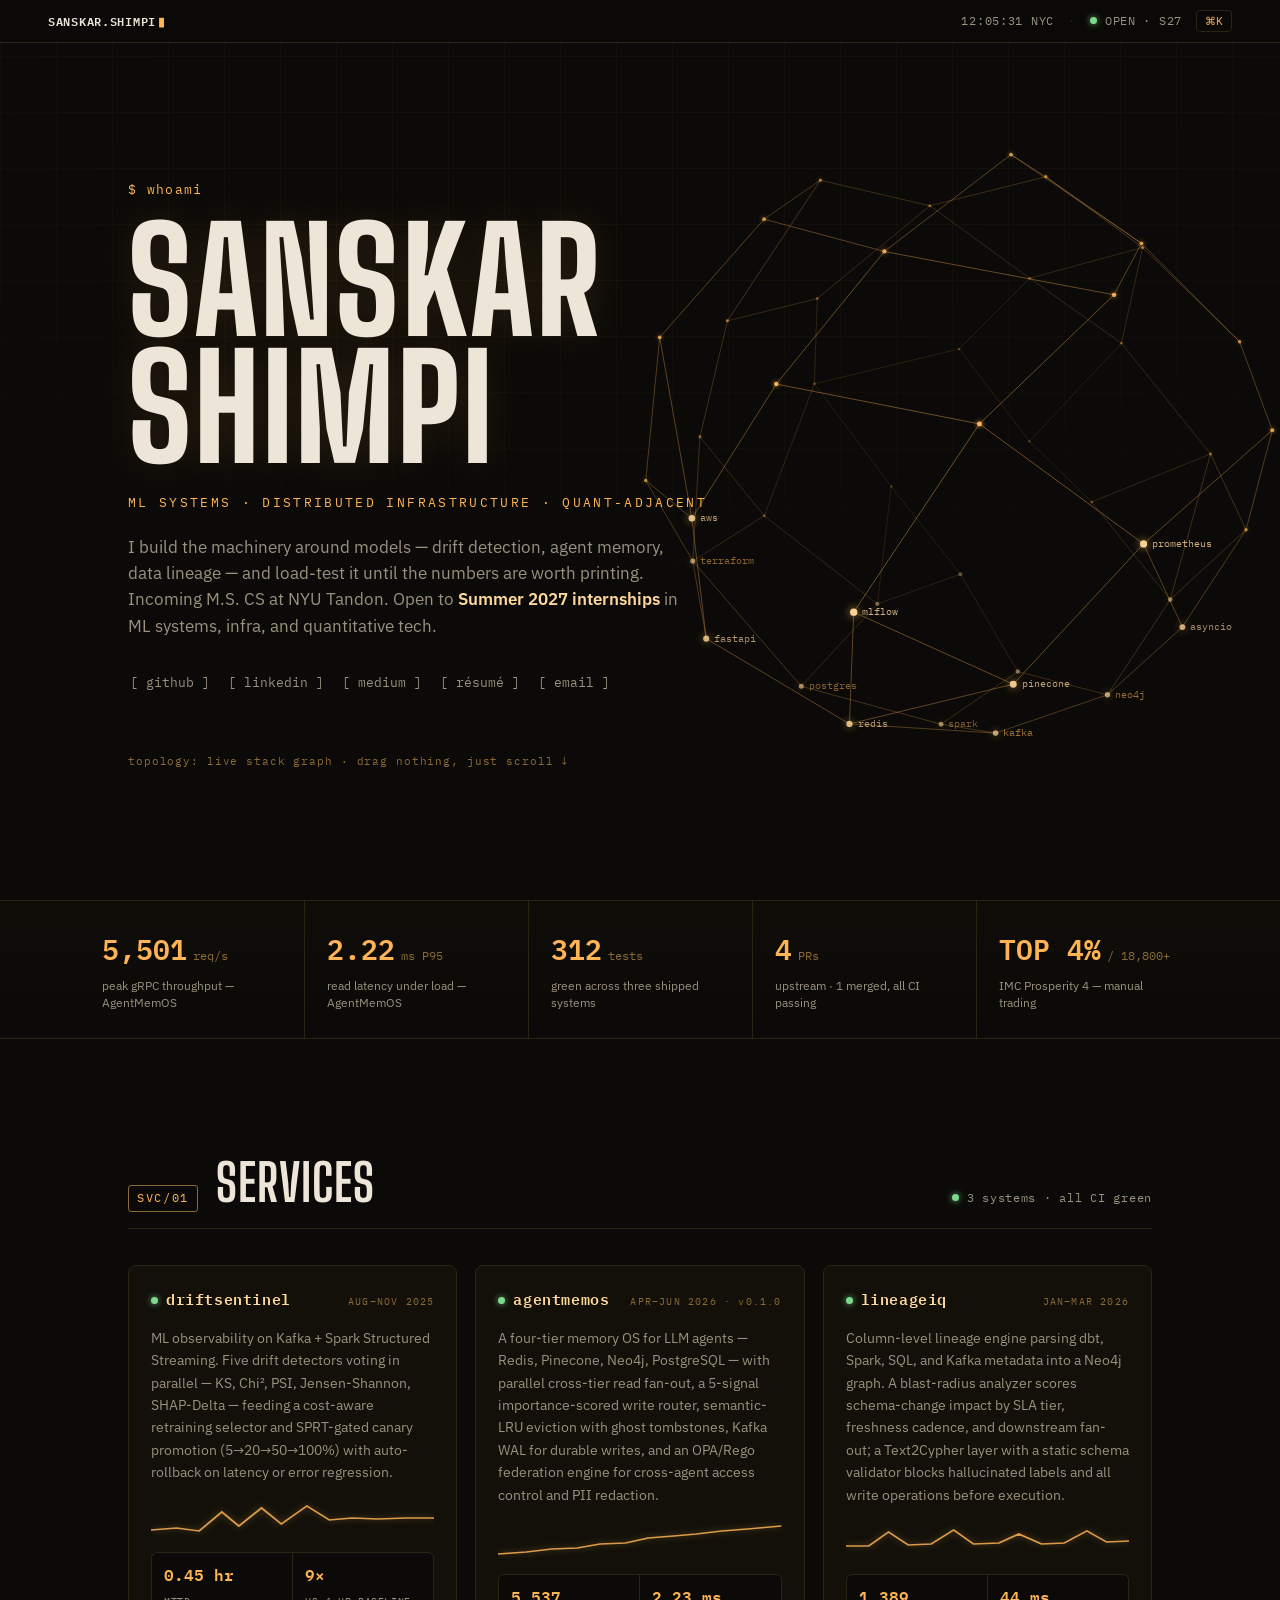
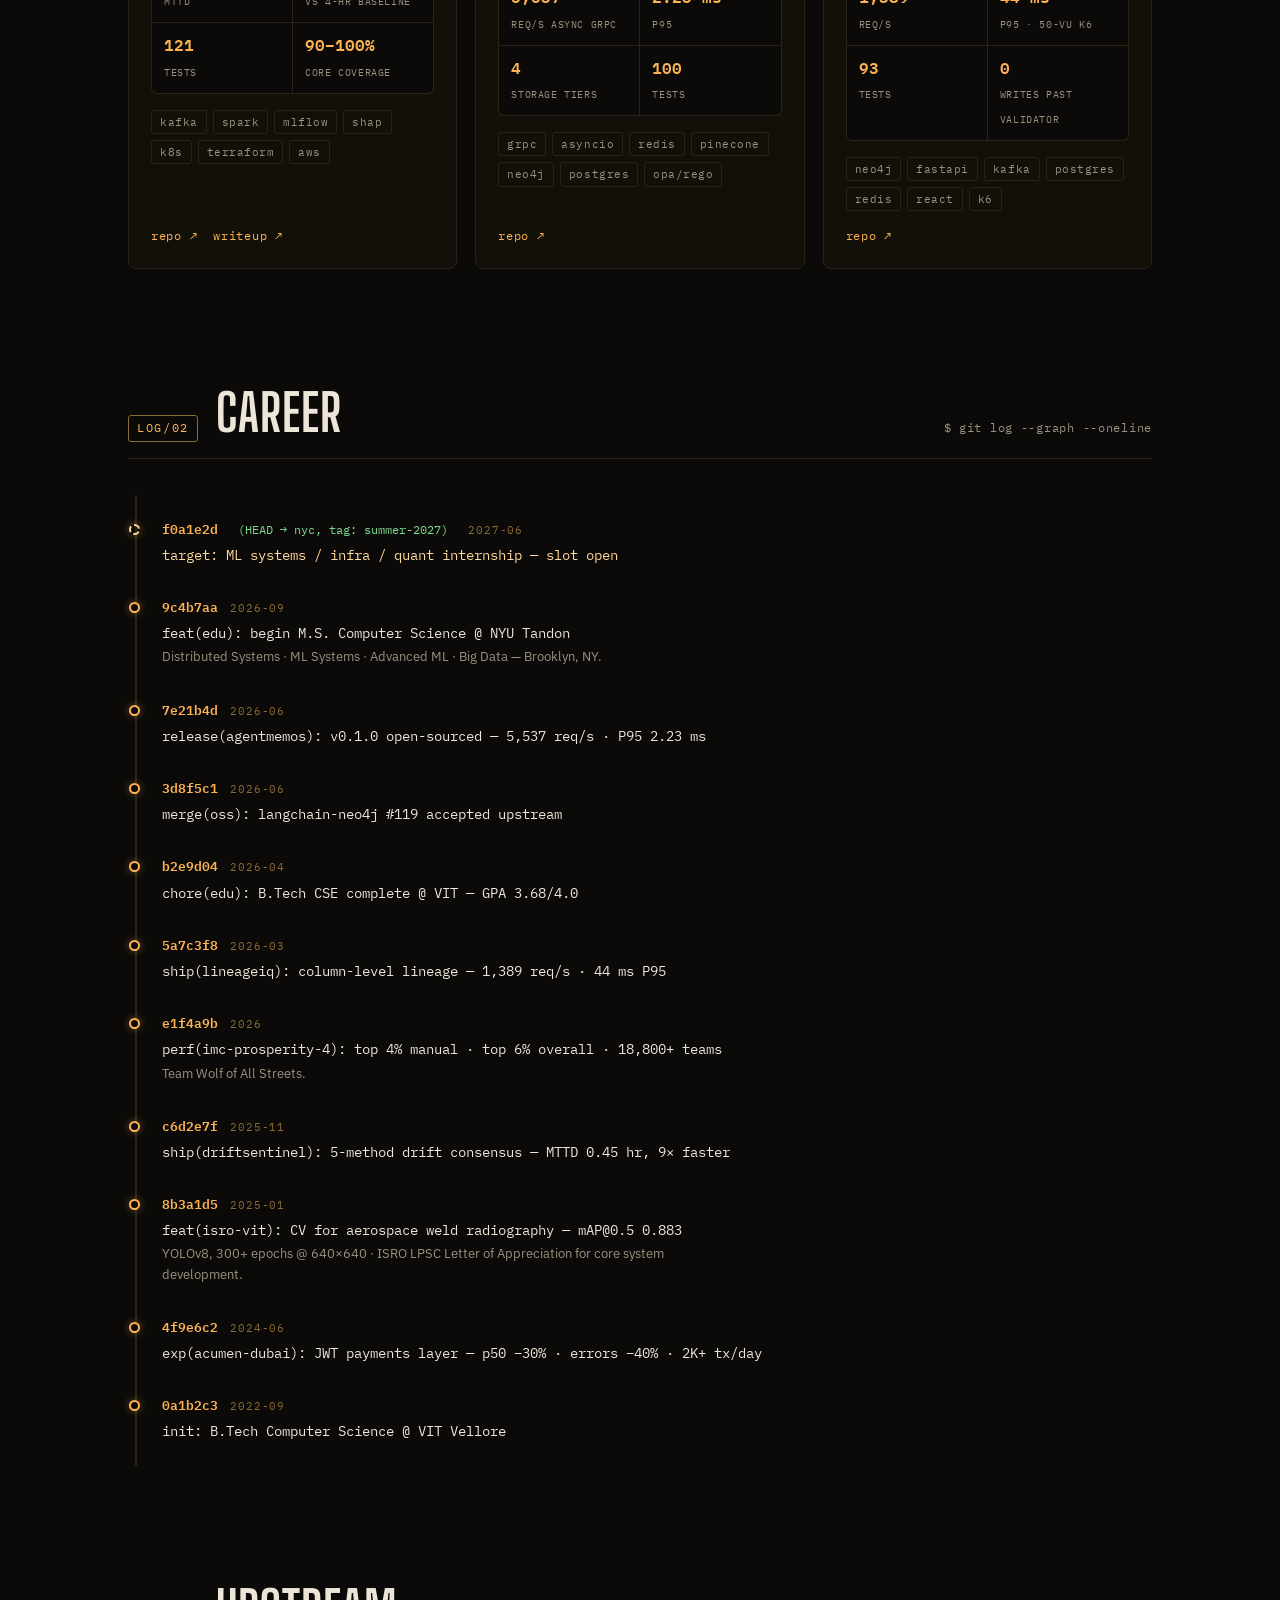
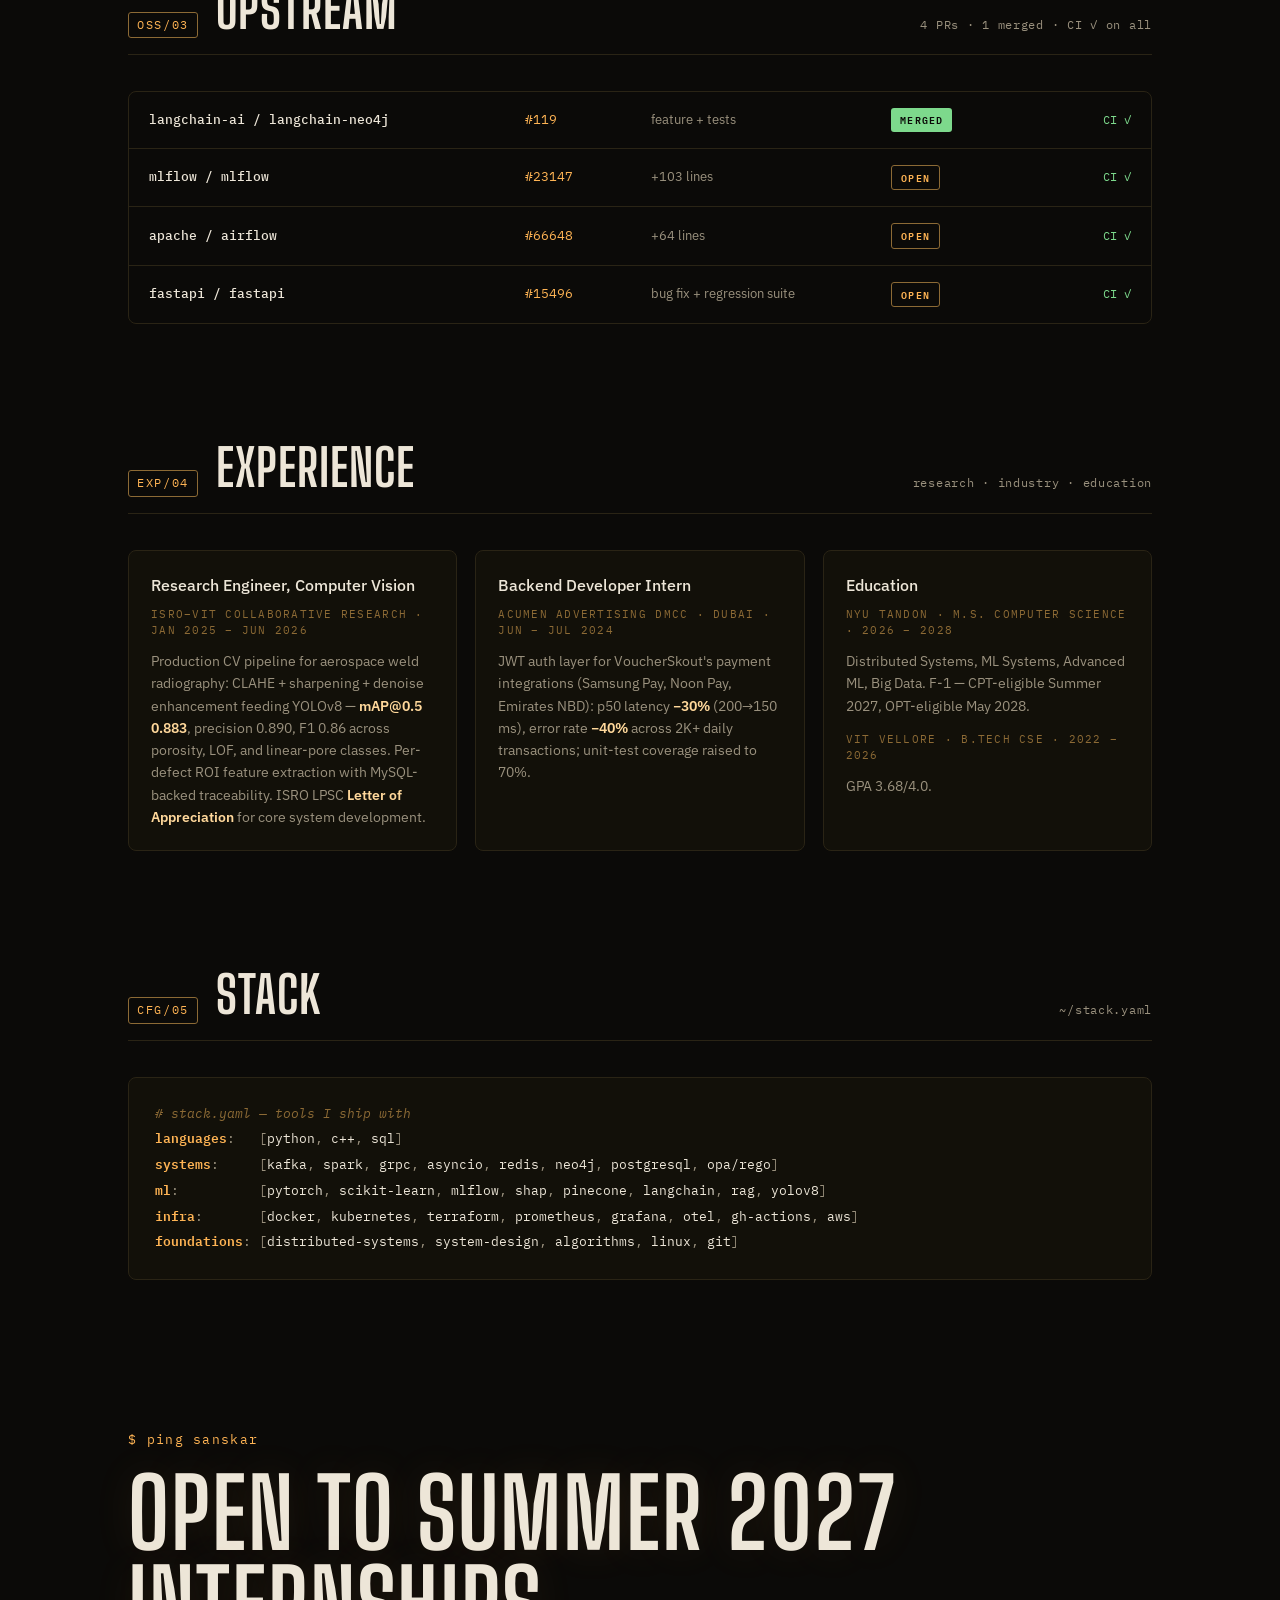
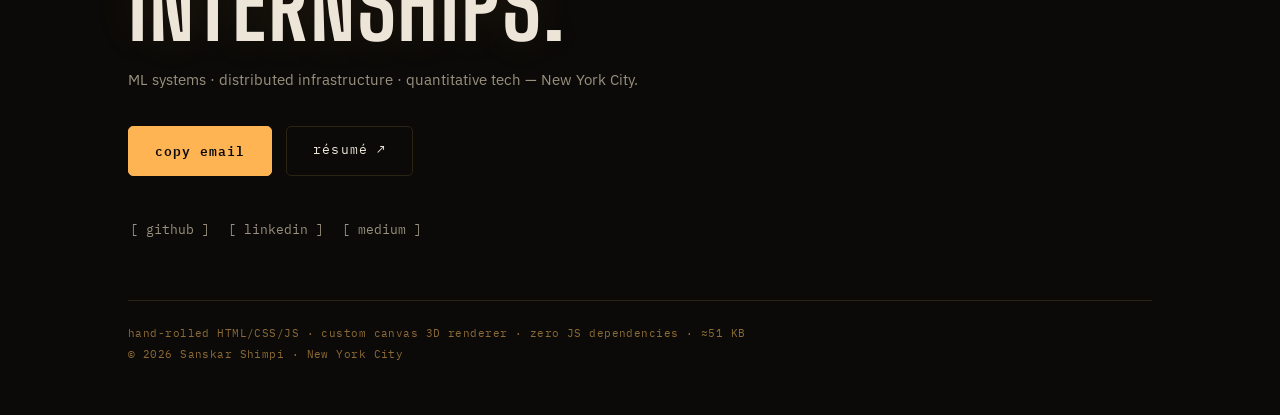
<file: index.html>
<!DOCTYPE html>
<html lang="en">
<head>
<meta charset="UTF-8" />
<meta name="viewport" content="width=device-width, initial-scale=1.0" />
<title>Sanskar Shimpi — ML Systems & Distributed Infrastructure</title>
<meta name="description" content="ML systems and distributed infrastructure engineer. MSCS @ NYU Tandon. Builder of DriftSentinel, AgentMemOS, LineageIQ. Open to Summer 2027 internships." />
<meta name="theme-color" content="#0B0A08" />
<meta property="og:title" content="Sanskar Shimpi — ML Systems & Distributed Infrastructure" />
<meta property="og:description" content="5,537 req/s gRPC data plane · 0.45-hr drift MTTD · 314 tests across three shipped systems · merged upstream in LangChain-Neo4j." />
<meta property="og:type" content="website" />
<link rel="icon" href="data:image/svg+xml,%3Csvg xmlns='http://www.w3.org/2000/svg' viewBox='0 0 32 32'%3E%3Crect width='32' height='32' fill='%230B0A08'/%3E%3Ccircle cx='16' cy='16' r='6' fill='none' stroke='%23FFB454' stroke-width='2'/%3E%3Ccircle cx='16' cy='16' r='2' fill='%23FFB454'/%3E%3C/svg%3E" />
<link rel="preconnect" href="https://fonts.googleapis.com" />
<link rel="preconnect" href="https://fonts.gstatic.com" crossorigin />
<link href="https://fonts.googleapis.com/css2?family=Big+Shoulders+Display:wght@600;700;800&family=IBM+Plex+Mono:wght@400;500;600&family=IBM+Plex+Sans:wght@400;500&display=swap" rel="stylesheet" />
<link rel="stylesheet" href="styles.css" />
</head>
<body>

<!-- ======================= STATUS BAR ======================= -->
<header class="statusbar" role="banner">
  <a class="brand" href="#top" aria-label="Back to top">SANSKAR.SHIMPI<span class="cursor" aria-hidden="true">▮</span></a>
  <div class="statusbar-right">
    <span class="sb-item sb-clock"><span id="clock">--:--:--</span> NYC</span>
    <span class="sb-sep" aria-hidden="true">·</span>
    <span class="sb-item"><i class="led led-ok" aria-hidden="true"></i>OPEN · S27</span>
    <button class="sb-item sb-kbd" id="palette-btn" aria-haspopup="dialog" aria-controls="palette">⌘K</button>
  </div>
</header>

<main id="top">

<!-- ======================= HERO ======================= -->
<section class="hero" id="hero" aria-label="Introduction">
  <canvas id="topology" aria-hidden="true"></canvas>
  <div class="hero-inner">
    <p class="eyebrow mono rv">$ whoami</p>
    <h1 class="rv">SANSKAR<br/>SHIMPI</h1>
    <p class="role mono rv">ML SYSTEMS · DISTRIBUTED INFRASTRUCTURE · QUANT-ADJACENT</p>
    <p class="lede rv">I build the machinery around models — drift detection, agent memory, data lineage — and load-test it until the numbers are worth printing. Incoming M.S. CS at NYU Tandon. Open to <strong>Summer 2027 internships</strong> in ML systems, infra, and quantitative tech.</p>
    <nav class="bracket-links rv" aria-label="Profiles">
      <a href="https://github.com/Sanskar121543" target="_blank" rel="noopener">[ github ]</a>
      <a href="https://linkedin.com/in/sanskar0153" target="_blank" rel="noopener">[ linkedin ]</a>
      <a href="https://medium.com/@sanskar.shimpi" target="_blank" rel="noopener">[ medium ]</a>
      <a href="assets/Sanskar_Shimpi_Resume.pdf" target="_blank" rel="noopener">[ résumé ]</a>
      <a href="mailto:sanskar.shimpi@gmail.com">[ email ]</a>
    </nav>
    <p class="hero-hint mono rv">topology: live stack graph · drag nothing, just scroll ↓</p>
  </div>
</section>

<!-- ======================= TELEMETRY ======================= -->
<section class="telemetry" aria-label="Headline metrics">
  <div class="tele-grid">
    <div class="tele rv">
      <div class="tele-v"><span class="count" data-target="5537" data-sep="1">5,537</span><i>req/s</i></div>
      <div class="tele-k">peak gRPC throughput — AgentMemOS</div>
    </div>
    <div class="tele rv">
      <div class="tele-v"><span class="count" data-target="2.23" data-dec="2">2.23</span><i>ms P95</i></div>
      <div class="tele-k">read latency under load — AgentMemOS</div>
    </div>
    <div class="tele rv">
      <div class="tele-v"><span class="count" data-target="314">314</span><i>tests</i></div>
      <div class="tele-k">green across three shipped systems</div>
    </div>
    <div class="tele rv">
      <div class="tele-v">4<i>PRs</i></div>
      <div class="tele-k">upstream · 1 merged, all CI passing</div>
    </div>
    <div class="tele rv">
      <div class="tele-v">TOP 4%<i>/ 18,800+</i></div>
      <div class="tele-k">IMC Prosperity 4 — manual trading</div>
    </div>
  </div>
</section>

<!-- ======================= SERVICES (PROJECTS) ======================= -->
<section class="panel" id="services" aria-labelledby="services-h">
  <div class="panel-head rv">
    <span class="panel-id mono">SVC/01</span>
    <h2 id="services-h">Services</h2>
    <span class="panel-meta mono"><i class="led led-ok" aria-hidden="true"></i>3 systems · all CI green</span>
  </div>

  <div class="svc-grid">

    <article class="svc rv" aria-label="DriftSentinel">
      <header class="svc-head">
        <span class="svc-name mono"><i class="led led-ok" aria-hidden="true"></i>driftsentinel</span>
        <span class="svc-dates mono">AUG–NOV 2025</span>
      </header>
      <p class="svc-desc">ML observability on Kafka + Spark Structured Streaming. Five drift detectors voting in parallel — KS, Chi², PSI, Jensen-Shannon, SHAP-Delta — feeding a cost-aware retraining selector and SPRT-gated canary promotion (5→20→50→100%) with auto-rollback on latency or error regression.</p>
      <svg class="spark" viewBox="0 0 200 36" preserveAspectRatio="none" aria-hidden="true"><polyline points="0,30 18,28 34,31 50,12 62,26 78,8 92,24 110,6 126,20 142,18 160,19 180,18 200,18" /></svg>
      <div class="svc-stats mono">
        <div><b>0.45 hr</b><span>MTTD</span></div>
        <div><b>9×</b><span>vs 4-hr baseline</span></div>
        <div><b>121</b><span>tests</span></div>
        <div><b>90–100%</b><span>core coverage</span></div>
      </div>
      <div class="chips mono">
        <span>kafka</span><span>spark</span><span>mlflow</span><span>shap</span><span>k8s</span><span>terraform</span><span>aws</span>
      </div>
      <footer class="svc-links mono">
        <a href="https://github.com/Sanskar121543/DriftSentinel" target="_blank" rel="noopener" data-todo="verify-repo-url">repo ↗</a>
        <a href="https://medium.com/@sanskar.shimpi" target="_blank" rel="noopener">writeup ↗</a>
      </footer>
    </article>

    <article class="svc rv" aria-label="AgentMemOS">
      <header class="svc-head">
        <span class="svc-name mono"><i class="led led-ok" aria-hidden="true"></i>agentmemos</span>
        <span class="svc-dates mono">APR–JUN 2026 · v0.1.0</span>
      </header>
      <p class="svc-desc">A four-tier memory OS for LLM agents — Redis, Pinecone, Neo4j, PostgreSQL — with parallel cross-tier read fan-out, a 5-signal importance-scored write router, semantic-LRU eviction with ghost tombstones, Kafka WAL for durable writes, and an OPA/Rego federation engine for cross-agent access control and PII redaction.</p>
      <svg class="spark" viewBox="0 0 200 36" preserveAspectRatio="none" aria-hidden="true"><polyline points="0,32 20,30 38,27 56,26 72,22 90,21 106,16 124,14 140,12 158,9 176,7 200,4" /></svg>
      <div class="svc-stats mono">
        <div><b>5,537</b><span>req/s async gRPC</span></div>
        <div><b>2.23 ms</b><span>P95</span></div>
        <div><b>4</b><span>storage tiers</span></div>
        <div><b>100</b><span>tests</span></div>
      </div>
      <div class="chips mono">
        <span>grpc</span><span>asyncio</span><span>redis</span><span>pinecone</span><span>neo4j</span><span>postgres</span><span>opa/rego</span>
      </div>
      <footer class="svc-links mono">
        <a href="https://github.com/Sanskar121543/AgentMemOS" target="_blank" rel="noopener" data-todo="verify-repo-url">repo ↗</a>
      </footer>
    </article>

    <article class="svc rv" aria-label="LineageIQ">
      <header class="svc-head">
        <span class="svc-name mono"><i class="led led-ok" aria-hidden="true"></i>lineageiq</span>
        <span class="svc-dates mono">JAN–MAR 2026</span>
      </header>
      <p class="svc-desc">Column-level lineage engine parsing dbt, Spark, SQL, and Kafka metadata into a Neo4j graph. A blast-radius analyzer scores schema-change impact by SLA tier, freshness cadence, and downstream fan-out; a Text2Cypher layer with a static schema validator blocks hallucinated labels and all write operations before execution.</p>
      <svg class="spark" viewBox="0 0 200 36" preserveAspectRatio="none" aria-hidden="true"><polyline points="0,24 16,24 30,10 44,23 60,22 76,8 90,22 108,21 122,12 138,22 154,21 170,9 184,20 200,19" /></svg>
      <div class="svc-stats mono">
        <div><b>1,389</b><span>req/s</span></div>
        <div><b>44 ms</b><span>P95 · 50-VU k6</span></div>
        <div><b>93</b><span>tests</span></div>
        <div><b>0</b><span>writes past validator</span></div>
      </div>
      <div class="chips mono">
        <span>neo4j</span><span>fastapi</span><span>kafka</span><span>postgres</span><span>redis</span><span>react</span><span>k6</span>
      </div>
      <footer class="svc-links mono">
        <a href="https://github.com/Sanskar121543/LineageIQ" target="_blank" rel="noopener" data-todo="verify-repo-url">repo ↗</a>
      </footer>
    </article>

  </div>
</section>

<!-- ======================= CAREER LOG ======================= -->
<section class="panel" id="career" aria-labelledby="career-h">
  <div class="panel-head rv">
    <span class="panel-id mono">LOG/02</span>
    <h2 id="career-h">Career</h2>
    <span class="panel-meta mono">$ git log --graph --oneline</span>
  </div>

  <ol class="commits mono" id="commit-rail">
    <div class="rail" aria-hidden="true"><span class="rail-fill" id="rail-fill"></span></div>

    <li class="commit commit-future rv">
      <span class="node" aria-hidden="true"></span>
      <div class="c-body">
        <span class="c-hash">f0a1e2d</span> <span class="c-ref">(HEAD → nyc, tag: summer-2027)</span>
        <span class="c-date">2027-06</span>
        <p class="c-msg">target: ML systems / infra / quant internship — slot open</p>
      </div>
    </li>

    <li class="commit rv">
      <span class="node" aria-hidden="true"></span>
      <div class="c-body">
        <span class="c-hash">9c4b7aa</span><span class="c-date">2026-09</span>
        <p class="c-msg">feat(edu): begin M.S. Computer Science @ NYU Tandon</p>
        <p class="c-detail sans">Distributed Systems · ML Systems · Advanced ML · Big Data — Brooklyn, NY.</p>
      </div>
    </li>

    <li class="commit rv">
      <span class="node" aria-hidden="true"></span>
      <div class="c-body">
        <span class="c-hash">7e21b4d</span><span class="c-date">2026-06</span>
        <p class="c-msg">release(agentmemos): v0.1.0 open-sourced — 5,537 req/s · P95 2.23 ms</p>
      </div>
    </li>

    <li class="commit rv">
      <span class="node" aria-hidden="true"></span>
      <div class="c-body">
        <span class="c-hash">3d8f5c1</span><span class="c-date">2026-06</span>
        <p class="c-msg">merge(oss): langchain-neo4j #119 accepted upstream</p>
      </div>
    </li>

    <li class="commit rv">
      <span class="node" aria-hidden="true"></span>
      <div class="c-body">
        <span class="c-hash">b2e9d04</span><span class="c-date">2026-04</span>
        <p class="c-msg">chore(edu): B.Tech CSE complete @ VIT — GPA 3.68/4.0</p>
      </div>
    </li>

    <li class="commit rv">
      <span class="node" aria-hidden="true"></span>
      <div class="c-body">
        <span class="c-hash">5a7c3f8</span><span class="c-date">2026-03</span>
        <p class="c-msg">ship(lineageiq): column-level lineage — 1,389 req/s · 44 ms P95</p>
      </div>
    </li>

    <li class="commit rv">
      <span class="node" aria-hidden="true"></span>
      <div class="c-body">
        <span class="c-hash">e1f4a9b</span><span class="c-date">2026</span>
        <p class="c-msg">perf(imc-prosperity-4): top 4% manual · top 6% overall · 18,800+ teams</p>
        <p class="c-detail sans">Team Wolf of All Streets.</p>
      </div>
    </li>

    <li class="commit rv">
      <span class="node" aria-hidden="true"></span>
      <div class="c-body">
        <span class="c-hash">c6d2e7f</span><span class="c-date">2025-11</span>
        <p class="c-msg">ship(driftsentinel): 5-method drift consensus — MTTD 0.45 hr, 9× faster</p>
      </div>
    </li>

    <li class="commit rv">
      <span class="node" aria-hidden="true"></span>
      <div class="c-body">
        <span class="c-hash">8b3a1d5</span><span class="c-date">2025-01</span>
        <p class="c-msg">feat(isro-vit): CV for aerospace weld radiography — mAP@0.5 0.883</p>
        <p class="c-detail sans">YOLOv8, 300+ epochs @ 640×640 · ISRO LPSC Letter of Appreciation for core system development.</p>
      </div>
    </li>

    <li class="commit rv">
      <span class="node" aria-hidden="true"></span>
      <div class="c-body">
        <span class="c-hash">4f9e6c2</span><span class="c-date">2024-06</span>
        <p class="c-msg">exp(acumen-dubai): JWT payments layer — p50 −30% · errors −40% · 2K+ tx/day</p>
      </div>
    </li>

    <li class="commit rv">
      <span class="node" aria-hidden="true"></span>
      <div class="c-body">
        <span class="c-hash">0a1b2c3</span><span class="c-date">2022-09</span>
        <p class="c-msg">init: B.Tech Computer Science @ VIT Vellore</p>
      </div>
    </li>
  </ol>
</section>

<!-- ======================= OPEN SOURCE ======================= -->
<section class="panel" id="oss" aria-labelledby="oss-h">
  <div class="panel-head rv">
    <span class="panel-id mono">OSS/03</span>
    <h2 id="oss-h">Upstream</h2>
    <span class="panel-meta mono">4 PRs · 1 merged · CI ✓ on all</span>
  </div>

  <div class="oss-table mono rv" role="table" aria-label="Open source pull requests">
    <a class="oss-row" role="row" href="https://github.com/langchain-ai/langchain-neo4j/pull/119" target="_blank" rel="noopener">
      <span class="oss-repo">langchain-ai / langchain-neo4j</span>
      <span class="oss-pr">#119</span>
      <span class="oss-note sans">feature + tests</span>
      <span class="badge badge-merged">MERGED</span>
      <span class="oss-ci">CI ✓</span>
    </a>
    <a class="oss-row" role="row" href="https://github.com/mlflow/mlflow/pull/23147" target="_blank" rel="noopener">
      <span class="oss-repo">mlflow / mlflow</span>
      <span class="oss-pr">#23147</span>
      <span class="oss-note sans">+103 lines</span>
      <span class="badge badge-open">OPEN</span>
      <span class="oss-ci">CI ✓</span>
    </a>
    <a class="oss-row" role="row" href="https://github.com/apache/airflow/pull/66648" target="_blank" rel="noopener">
      <span class="oss-repo">apache / airflow</span>
      <span class="oss-pr">#66648</span>
      <span class="oss-note sans">+64 lines</span>
      <span class="badge badge-open">OPEN</span>
      <span class="oss-ci">CI ✓</span>
    </a>
    <a class="oss-row" role="row" href="https://github.com/fastapi/fastapi/pull/15496" target="_blank" rel="noopener">
      <span class="oss-repo">fastapi / fastapi</span>
      <span class="oss-pr">#15496</span>
      <span class="oss-note sans">bug fix + regression suite</span>
      <span class="badge badge-open">OPEN</span>
      <span class="oss-ci">CI ✓</span>
    </a>
  </div>
</section>

<!-- ======================= EXPERIENCE / EDUCATION ======================= -->
<section class="panel" id="experience" aria-labelledby="exp-h">
  <div class="panel-head rv">
    <span class="panel-id mono">EXP/04</span>
    <h2 id="exp-h">Experience</h2>
    <span class="panel-meta mono">research · industry · education</span>
  </div>

  <div class="exp-grid">
    <article class="exp rv">
      <h3>Research Engineer, Computer Vision</h3>
      <p class="exp-org mono">ISRO–VIT COLLABORATIVE RESEARCH · JAN 2025 – JUN 2026</p>
      <p class="sans">Production CV pipeline for aerospace weld radiography: CLAHE + sharpening + denoise enhancement feeding YOLOv8 — <b>mAP@0.5 0.883</b>, precision 0.890, F1 0.86 across porosity, LOF, and linear-pore classes. Per-defect ROI feature extraction with MySQL-backed traceability. ISRO LPSC <b>Letter of Appreciation</b> for core system development.</p>
    </article>

    <article class="exp rv">
      <h3>Backend Developer Intern</h3>
      <p class="exp-org mono">ACUMEN ADVERTISING DMCC · DUBAI · JUN – JUL 2024</p>
      <p class="sans">JWT auth layer for VoucherSkout's payment integrations (Samsung Pay, Noon Pay, Emirates NBD): p50 latency <b>−30%</b> (200→150 ms), error rate <b>−40%</b> across 2K+ daily transactions; unit-test coverage raised to 70%.</p>
    </article>

    <article class="exp rv">
      <h3>Education</h3>
      <p class="exp-org mono">NYU TANDON · M.S. COMPUTER SCIENCE · 2026 – 2028</p>
      <p class="sans">Distributed Systems, ML Systems, Advanced ML, Big Data. F-1 — CPT-eligible Summer 2027, OPT-eligible May 2028.</p>
      <p class="exp-org mono" style="margin-top:14px">VIT VELLORE · B.TECH CSE · 2022 – 2026</p>
      <p class="sans">GPA 3.68/4.0.</p>
    </article>
  </div>
</section>

<!-- ======================= STACK ======================= -->
<section class="panel" id="stack" aria-labelledby="stack-h">
  <div class="panel-head rv">
    <span class="panel-id mono">CFG/05</span>
    <h2 id="stack-h">Stack</h2>
    <span class="panel-meta mono">~/stack.yaml</span>
  </div>

  <pre class="yaml mono rv" aria-label="Technology stack"><span class="y-c"># stack.yaml — tools I ship with</span>
<span class="y-k">languages</span>:   [<span class="y-v">python</span>, <span class="y-v">c++</span>, <span class="y-v">sql</span>]
<span class="y-k">systems</span>:     [<span class="y-v">kafka</span>, <span class="y-v">spark</span>, <span class="y-v">grpc</span>, <span class="y-v">asyncio</span>, <span class="y-v">redis</span>, <span class="y-v">neo4j</span>, <span class="y-v">postgresql</span>, <span class="y-v">opa/rego</span>]
<span class="y-k">ml</span>:          [<span class="y-v">pytorch</span>, <span class="y-v">scikit-learn</span>, <span class="y-v">mlflow</span>, <span class="y-v">shap</span>, <span class="y-v">pinecone</span>, <span class="y-v">langchain</span>, <span class="y-v">rag</span>, <span class="y-v">yolov8</span>]
<span class="y-k">infra</span>:       [<span class="y-v">docker</span>, <span class="y-v">kubernetes</span>, <span class="y-v">terraform</span>, <span class="y-v">prometheus</span>, <span class="y-v">grafana</span>, <span class="y-v">otel</span>, <span class="y-v">gh-actions</span>, <span class="y-v">aws</span>]
<span class="y-k">foundations</span>: [<span class="y-v">distributed-systems</span>, <span class="y-v">system-design</span>, <span class="y-v">algorithms</span>, <span class="y-v">linux</span>, <span class="y-v">git</span>]</pre>
</section>

<!-- ======================= CONTACT ======================= -->
<footer class="contact" id="contact">
  <p class="eyebrow mono rv">$ ping sanskar</p>
  <h2 class="contact-h rv">OPEN TO SUMMER 2027<br/>INTERNSHIPS.</h2>
  <p class="sans rv contact-sub">ML systems · distributed infrastructure · quantitative tech — New York City.</p>
  <div class="contact-actions rv">
    <button class="btn-copy mono" id="copy-email" data-email="sanskar.shimpi@gmail.com">copy email</button>
    <a class="btn-ghost mono" href="assets/Sanskar_Shimpi_Resume.pdf" target="_blank" rel="noopener">résumé ↗</a>
  </div>
  <nav class="bracket-links rv" aria-label="Profiles">
    <a href="https://github.com/Sanskar121543" target="_blank" rel="noopener">[ github ]</a>
    <a href="https://linkedin.com/in/sanskar0153" target="_blank" rel="noopener">[ linkedin ]</a>
    <a href="https://medium.com/@sanskar.shimpi" target="_blank" rel="noopener">[ medium ]</a>
  </nav>
  <p class="fineprint mono">hand-rolled HTML/CSS/JS · custom canvas 3D renderer · zero JS dependencies · ≈51 KB<br/>© 2026 Sanskar Shimpi · New York City</p>
</footer>

</main>

<!-- ======================= COMMAND PALETTE ======================= -->
<div class="palette-backdrop" id="palette-backdrop" hidden></div>
<div class="palette" id="palette" role="dialog" aria-modal="true" aria-label="Command palette" hidden>
  <input class="palette-input mono" id="palette-input" type="text" placeholder="type a command — try 'sudo hire'" autocomplete="off" spellcheck="false" />
  <ul class="palette-list mono" id="palette-list" role="listbox"></ul>
  <p class="palette-hint mono">↑↓ navigate · ↵ run · esc close</p>
</div>

<div class="toast mono" id="toast" role="status" aria-live="polite" hidden></div>

<script src="app.js" defer></script>
</body>
</html>
</file>
<file: styles.css>
/* ============================================================
   SANSKAR SHIMPI — portfolio
   Direction: phosphor-amber instrumentation console.
   Display: Big Shoulders Display · Data: IBM Plex Mono · Body: IBM Plex Sans
   ============================================================ */

:root {
  --bg0: #0B0A08;          /* warm near-black */
  --bg1: #121009;          /* panel */
  --bg2: #181408;          /* hover */
  --line: #2A2415;         /* hairline */
  --amber: #FFB454;        /* primary phosphor */
  --amber-hi: #FFD89B;     /* highlight */
  --amber-dim: #8C6A35;    /* dimmed phosphor */
  --text: #EDE6D8;         /* warm off-white */
  --muted: #9A917E;
  --ok: #7DD98C;           /* semantic only: live / merged / CI green */
  --err: #FF6B5E;          /* semantic only */
  --mono: "IBM Plex Mono", ui-monospace, SFMono-Regular, Menlo, monospace;
  --sans: "IBM Plex Sans", system-ui, -apple-system, sans-serif;
  --disp: "Big Shoulders Display", var(--sans);
  --maxw: 1120px;
  --pad: clamp(20px, 4vw, 48px);
}

* { margin: 0; padding: 0; box-sizing: border-box; }

html { scroll-behavior: smooth; }

body {
  background: var(--bg0);
  color: var(--text);
  font-family: var(--sans);
  font-size: 16px;
  line-height: 1.55;
  -webkit-font-smoothing: antialiased;
  overflow-x: hidden;
}

/* faint blueprint grid over the whole page */
body::before {
  content: "";
  position: fixed; inset: 0; z-index: -1;
  background-image:
    linear-gradient(rgba(255,180,84,0.035) 1px, transparent 1px),
    linear-gradient(90deg, rgba(255,180,84,0.035) 1px, transparent 1px);
  background-size: 56px 56px;
  mask-image: radial-gradient(ellipse 90% 80% at 50% 0%, black 40%, transparent 100%);
  -webkit-mask-image: radial-gradient(ellipse 90% 80% at 50% 0%, black 40%, transparent 100%);
}

::selection { background: var(--amber); color: var(--bg0); }

a { color: var(--amber); text-decoration: none; }
a:hover { color: var(--amber-hi); }

:focus-visible {
  outline: 2px solid var(--amber);
  outline-offset: 3px;
  border-radius: 2px;
}

.mono { font-family: var(--mono); }
.sans { font-family: var(--sans); }

h2 {
  font-family: var(--disp);
  font-weight: 700;
  font-size: clamp(2rem, 4.4vw, 3.2rem);
  letter-spacing: 0.02em;
  text-transform: uppercase;
  line-height: 0.95;
}

b, strong { color: var(--amber-hi); font-weight: 600; }

/* ---------- LEDs ---------- */
.led {
  display: inline-block;
  width: 7px; height: 7px;
  border-radius: 50%;
  margin-right: 8px;
  vertical-align: 1px;
}
.led-ok {
  background: var(--ok);
  box-shadow: 0 0 6px rgba(125,217,140,0.8);
  animation: pulse 2.4s ease-in-out infinite;
}
@keyframes pulse { 0%,100% { opacity: 1; } 50% { opacity: 0.45; } }

/* ============================================================
   STATUS BAR
   ============================================================ */
.statusbar {
  position: fixed; top: 0; left: 0; right: 0; z-index: 50;
  display: flex; align-items: center; justify-content: space-between;
  padding: 10px var(--pad);
  background: rgba(11,10,8,0.82);
  backdrop-filter: blur(10px);
  -webkit-backdrop-filter: blur(10px);
  border-bottom: 1px solid var(--line);
  font-family: var(--mono);
  font-size: 12px;
  letter-spacing: 0.06em;
}
.brand { color: var(--text); font-weight: 600; }
.brand:hover { color: var(--amber-hi); }
.cursor { color: var(--amber); animation: blink 1.1s steps(1) infinite; margin-left: 2px; }
@keyframes blink { 50% { opacity: 0; } }

.statusbar-right { display: flex; align-items: center; gap: 14px; color: var(--muted); }
.sb-sep { color: var(--line); }
.sb-kbd {
  font-family: var(--mono); font-size: 11px;
  color: var(--amber);
  background: transparent;
  border: 1px solid var(--line);
  border-radius: 4px;
  padding: 3px 8px;
  cursor: pointer;
  transition: border-color 0.15s, background 0.15s;
}
.sb-kbd:hover { border-color: var(--amber-dim); background: var(--bg1); }

/* ============================================================
   HERO
   ============================================================ */
.hero {
  position: relative;
  min-height: 100vh;
  display: flex;
  align-items: center;
  overflow: hidden;
}
#topology {
  position: absolute;
  top: 0; right: -6%;
  width: 64%; height: 100%;
  z-index: 0;
  pointer-events: none;
}
.hero-inner {
  position: relative; z-index: 1;
  max-width: var(--maxw);
  width: 100%;
  margin: 0 auto;
  padding: 110px var(--pad) 60px;
}
.eyebrow { color: var(--amber); font-size: 13px; letter-spacing: 0.1em; margin-bottom: 18px; }
.hero h1 {
  font-family: var(--disp);
  font-weight: 800;
  font-size: clamp(4rem, 12vw, 9rem);
  line-height: 0.88;
  letter-spacing: 0.015em;
  text-transform: uppercase;
  color: var(--text);
  text-shadow: 0 0 40px rgba(255,180,84,0.12);
}
.role {
  margin-top: 22px;
  color: var(--amber);
  font-size: clamp(11px, 1.4vw, 13px);
  letter-spacing: 0.18em;
}
.lede {
  margin-top: 20px;
  max-width: 56ch;
  color: var(--muted);
  font-size: clamp(15px, 1.6vw, 17px);
}
.lede strong { color: var(--amber-hi); }

.bracket-links { display: flex; flex-wrap: wrap; gap: 6px 14px; margin-top: 30px; font-family: var(--mono); font-size: 13px; }
.bracket-links a {
  color: var(--muted);
  padding: 4px 2px;
  transition: color 0.15s, background 0.15s;
}
.bracket-links a:hover { color: var(--bg0); background: var(--amber); }

.hero-hint { margin-top: 56px; color: var(--amber-dim); font-size: 11px; letter-spacing: 0.08em; }

/* ============================================================
   TELEMETRY STRIP
   ============================================================ */
.telemetry {
  border-top: 1px solid var(--line);
  border-bottom: 1px solid var(--line);
  background: linear-gradient(180deg, rgba(255,180,84,0.025), transparent);
}
.tele-grid {
  max-width: var(--maxw);
  margin: 0 auto;
  display: grid;
  grid-template-columns: repeat(5, 1fr);
}
.tele {
  padding: 26px 22px;
  border-left: 1px solid var(--line);
}
.tele:first-child { border-left: none; }
.tele-v {
  font-family: var(--mono);
  font-weight: 600;
  font-size: clamp(20px, 2.4vw, 28px);
  color: var(--amber);
  white-space: nowrap;
}
.tele-v i { font-style: normal; font-size: 12px; color: var(--amber-dim); margin-left: 6px; font-weight: 400; }
.tele-k { margin-top: 8px; font-size: 12px; color: var(--muted); line-height: 1.4; }

/* ============================================================
   PANELS (shared section chrome)
   ============================================================ */
.panel {
  max-width: var(--maxw);
  margin: 0 auto;
  padding: clamp(70px, 10vw, 120px) var(--pad) 0;
}
.panel-head {
  display: flex;
  align-items: baseline;
  gap: 18px;
  border-bottom: 1px solid var(--line);
  padding-bottom: 16px;
  margin-bottom: 36px;
  flex-wrap: wrap;
}
.panel-id {
  color: var(--amber);
  font-size: 12px;
  letter-spacing: 0.14em;
  border: 1px solid var(--amber-dim);
  border-radius: 3px;
  padding: 3px 8px;
}
.panel-meta { margin-left: auto; color: var(--muted); font-size: 12px; letter-spacing: 0.06em; }

/* ============================================================
   SERVICES
   ============================================================ */
.svc-grid { display: grid; grid-template-columns: repeat(3, 1fr); gap: 18px; }
.svc {
  background: var(--bg1);
  border: 1px solid var(--line);
  border-radius: 8px;
  padding: 22px;
  display: flex;
  flex-direction: column;
  gap: 16px;
  position: relative;
  transition: border-color 0.2s, transform 0.2s;
}
.svc::after {
  content: "";
  position: absolute; left: 0; right: 0; top: 0;
  height: 2px;
  background: linear-gradient(90deg, var(--amber), transparent 70%);
  transform: scaleX(0); transform-origin: left;
  transition: transform 0.3s ease;
}
.svc:hover { border-color: var(--amber-dim); transform: translateY(-3px); }
.svc:hover::after { transform: scaleX(1); }

.svc-head { display: flex; justify-content: space-between; align-items: baseline; gap: 10px; flex-wrap: wrap; }
.svc-name { color: var(--amber-hi); font-size: 15px; font-weight: 600; letter-spacing: 0.04em; }
.svc-dates { color: var(--amber-dim); font-size: 10px; letter-spacing: 0.12em; }
.svc-desc { color: var(--muted); font-size: 14px; line-height: 1.6; }

.spark { width: 100%; height: 36px; }
.spark polyline {
  fill: none;
  stroke: var(--amber);
  stroke-width: 1.5;
  opacity: 0.85;
  filter: drop-shadow(0 0 3px rgba(255,180,84,0.5));
}

.svc-stats {
  display: grid;
  grid-template-columns: 1fr 1fr;
  gap: 1px;
  background: var(--line);
  border: 1px solid var(--line);
  border-radius: 6px;
  overflow: hidden;
}
.svc-stats div { background: var(--bg0); padding: 10px 12px; }
.svc-stats b { display: block; color: var(--amber); font-size: 16px; font-weight: 600; }
.svc-stats span { font-size: 10px; color: var(--muted); letter-spacing: 0.06em; text-transform: uppercase; }

.chips { display: flex; flex-wrap: wrap; gap: 6px; }
.chips span {
  font-size: 10.5px;
  color: var(--muted);
  border: 1px solid var(--line);
  border-radius: 3px;
  padding: 3px 8px;
  letter-spacing: 0.05em;
}

.svc-links { display: flex; gap: 16px; font-size: 12px; margin-top: auto; }
.svc-links a { letter-spacing: 0.06em; }

/* ============================================================
   CAREER — git log rail
   ============================================================ */
.commits {
  list-style: none;
  position: relative;
  padding: 8px 0 8px 0;
}
.rail {
  position: absolute;
  left: 7px; top: 0; bottom: 0;
  width: 2px;
  background: var(--line);
  border-radius: 2px;
  overflow: hidden;
}
.rail-fill {
  display: block;
  width: 100%; height: 100%;
  background: linear-gradient(180deg, var(--amber-hi), var(--amber) 60%, var(--amber-dim));
  transform: scaleY(0);
  transform-origin: top;
  box-shadow: 0 0 8px rgba(255,180,84,0.55);
}

.commit {
  position: relative;
  display: grid;
  grid-template-columns: 34px 1fr;
  padding: 16px 0;
}
.node {
  width: 11px; height: 11px;
  border-radius: 50%;
  background: var(--bg0);
  border: 2px solid var(--amber);
  margin-top: 5px;
  margin-left: 1px;
  box-shadow: 0 0 8px rgba(255,180,84,0.4);
}
.commit-future .node { border-style: dashed; border-color: var(--amber-hi); background: transparent; }

.c-body { font-size: 13px; }
.c-hash { color: var(--amber); font-weight: 600; margin-right: 12px; }
.c-ref { color: var(--ok); margin-right: 12px; font-size: 12px; }
.c-date { color: var(--amber-dim); font-size: 11px; letter-spacing: 0.08em; }
.c-msg { color: var(--text); margin-top: 5px; font-size: 13.5px; line-height: 1.5; }
.commit-future .c-msg { color: var(--amber-hi); }
.c-detail { color: var(--muted); font-size: 13px; margin-top: 4px; max-width: 70ch; }

/* ============================================================
   OPEN SOURCE TABLE
   ============================================================ */
.oss-table { border: 1px solid var(--line); border-radius: 8px; overflow: hidden; }
.oss-row {
  display: grid;
  grid-template-columns: 1.6fr 0.5fr 1fr 0.6fr 0.4fr;
  gap: 12px;
  align-items: center;
  padding: 16px 20px;
  border-bottom: 1px solid var(--line);
  color: var(--text);
  font-size: 13px;
  transition: background 0.15s;
}
.oss-row:last-child { border-bottom: none; }
.oss-row:hover { background: var(--bg2); color: var(--text); }
.oss-repo { color: var(--text); font-weight: 500; }
.oss-pr { color: var(--amber); }
.oss-note { color: var(--muted); font-size: 13px; }
.oss-ci { color: var(--ok); font-size: 12px; text-align: right; }

.badge {
  font-size: 10px;
  font-weight: 600;
  letter-spacing: 0.12em;
  padding: 4px 9px;
  border-radius: 3px;
  text-align: center;
  width: fit-content;
}
.badge-merged { background: var(--ok); color: var(--bg0); }
.badge-open { border: 1px solid var(--amber-dim); color: var(--amber); }

/* ============================================================
   EXPERIENCE
   ============================================================ */
.exp-grid { display: grid; grid-template-columns: repeat(3, 1fr); gap: 18px; }
.exp {
  background: var(--bg1);
  border: 1px solid var(--line);
  border-radius: 8px;
  padding: 22px;
}
.exp h3 { font-family: var(--sans); font-size: 16px; font-weight: 500; color: var(--text); }
.exp-org { color: var(--amber-dim); font-size: 10.5px; letter-spacing: 0.12em; margin: 8px 0 12px; }
.exp p.sans { color: var(--muted); font-size: 13.5px; line-height: 1.65; }

/* ============================================================
   STACK YAML
   ============================================================ */
.yaml {
  background: var(--bg1);
  border: 1px solid var(--line);
  border-radius: 8px;
  padding: 24px 26px;
  font-size: 13px;
  line-height: 1.9;
  overflow-x: auto;
  color: var(--muted);
}
.y-c { color: var(--amber-dim); font-style: italic; }
.y-k { color: var(--amber); font-weight: 600; }
.y-v { color: var(--text); }

/* ============================================================
   CONTACT
   ============================================================ */
.contact {
  max-width: var(--maxw);
  margin: 0 auto;
  padding: clamp(90px, 12vw, 150px) var(--pad) 50px;
  text-align: left;
}
.contact-h {
  font-size: clamp(3rem, 8vw, 6rem);
  margin-top: 14px;
  text-shadow: 0 0 40px rgba(255,180,84,0.1);
}
.contact-sub { color: var(--muted); margin-top: 18px; font-size: 15px; }
.contact-actions { display: flex; gap: 14px; margin-top: 34px; flex-wrap: wrap; }

.btn-copy {
  font-family: var(--mono);
  font-size: 13px;
  letter-spacing: 0.08em;
  background: var(--amber);
  color: var(--bg0);
  border: 1px solid var(--amber);
  border-radius: 5px;
  padding: 13px 26px;
  cursor: pointer;
  font-weight: 600;
  transition: background 0.15s, color 0.15s;
}
.btn-copy:hover { background: var(--amber-hi); border-color: var(--amber-hi); }
.btn-ghost {
  font-size: 13px;
  letter-spacing: 0.08em;
  border: 1px solid var(--line);
  border-radius: 5px;
  padding: 13px 26px;
  color: var(--text);
  transition: border-color 0.15s;
}
.btn-ghost:hover { border-color: var(--amber-dim); color: var(--amber-hi); }

.contact .bracket-links { margin-top: 40px; }
.fineprint {
  margin-top: 56px;
  padding-top: 22px;
  border-top: 1px solid var(--line);
  color: var(--amber-dim);
  font-size: 11px;
  line-height: 1.9;
  letter-spacing: 0.04em;
}

/* ============================================================
   COMMAND PALETTE
   ============================================================ */
.palette-backdrop {
  position: fixed; inset: 0; z-index: 90;
  background: rgba(11,10,8,0.72);
  backdrop-filter: blur(3px);
}
.palette {
  position: fixed; z-index: 100;
  top: 18vh; left: 50%;
  transform: translateX(-50%);
  width: min(560px, calc(100vw - 32px));
  background: var(--bg1);
  border: 1px solid var(--amber-dim);
  border-radius: 10px;
  box-shadow: 0 0 60px rgba(255,180,84,0.12), 0 24px 60px rgba(0,0,0,0.6);
  overflow: hidden;
}
.palette-input {
  width: 100%;
  background: transparent;
  border: none;
  border-bottom: 1px solid var(--line);
  padding: 16px 18px;
  color: var(--text);
  font-size: 14px;
  outline: none;
}
.palette-input::placeholder { color: var(--amber-dim); }
.palette-list { list-style: none; max-height: 300px; overflow-y: auto; padding: 6px; }
.palette-list li {
  display: flex; justify-content: space-between; align-items: center;
  padding: 11px 13px;
  border-radius: 6px;
  font-size: 13px;
  color: var(--text);
  cursor: pointer;
}
.palette-list li .hint { color: var(--amber-dim); font-size: 11px; }
.palette-list li.active { background: var(--bg2); color: var(--amber-hi); }
.palette-list li.active .hint { color: var(--amber); }
.palette-hint {
  padding: 9px 16px;
  border-top: 1px solid var(--line);
  color: var(--amber-dim);
  font-size: 10.5px;
  letter-spacing: 0.08em;
}

/* ============================================================
   TOAST
   ============================================================ */
.toast {
  position: fixed;
  bottom: 28px; left: 50%;
  transform: translateX(-50%);
  z-index: 110;
  background: var(--bg1);
  border: 1px solid var(--amber);
  border-radius: 6px;
  color: var(--amber-hi);
  font-size: 12.5px;
  letter-spacing: 0.04em;
  padding: 12px 20px;
  box-shadow: 0 0 24px rgba(255,180,84,0.18);
  animation: toast-in 0.25s ease;
}
@keyframes toast-in {
  from { opacity: 0; transform: translateX(-50%) translateY(10px); }
  to   { opacity: 1; transform: translateX(-50%) translateY(0); }
}

/* ============================================================
   REVEAL ON SCROLL
   ============================================================ */
.rv { opacity: 0; transform: translateY(16px); transition: opacity 0.6s ease, transform 0.6s ease; }
.rv.in { opacity: 1; transform: none; }

/* ============================================================
   RESPONSIVE
   ============================================================ */
@media (max-width: 1000px) {
  .svc-grid { grid-template-columns: 1fr; }
  .exp-grid { grid-template-columns: 1fr; }
  .tele-grid { grid-template-columns: repeat(2, 1fr); }
  .tele { border-top: 1px solid var(--line); }
  .tele:nth-child(-n+2) { border-top: none; }
  .tele:nth-child(odd) { border-left: none; }
  #topology { right: 0; width: 100%; opacity: 0.32; }
}
@media (max-width: 640px) {
  .sb-clock { display: none; }
  .oss-row { grid-template-columns: 1fr auto; row-gap: 6px; }
  .oss-note, .oss-ci { display: none; }
  .tele-grid { grid-template-columns: 1fr 1fr; }
  .c-body { font-size: 12px; }
  .contact-h { font-size: 2.6rem; }
}

/* ============================================================
   REDUCED MOTION
   ============================================================ */
@media (prefers-reduced-motion: reduce) {
  html { scroll-behavior: auto; }
  *, *::before, *::after { animation: none !important; transition: none !important; }
  .rv { opacity: 1; transform: none; }
  .rail-fill { transform: scaleY(1) !important; }
}
</file>
